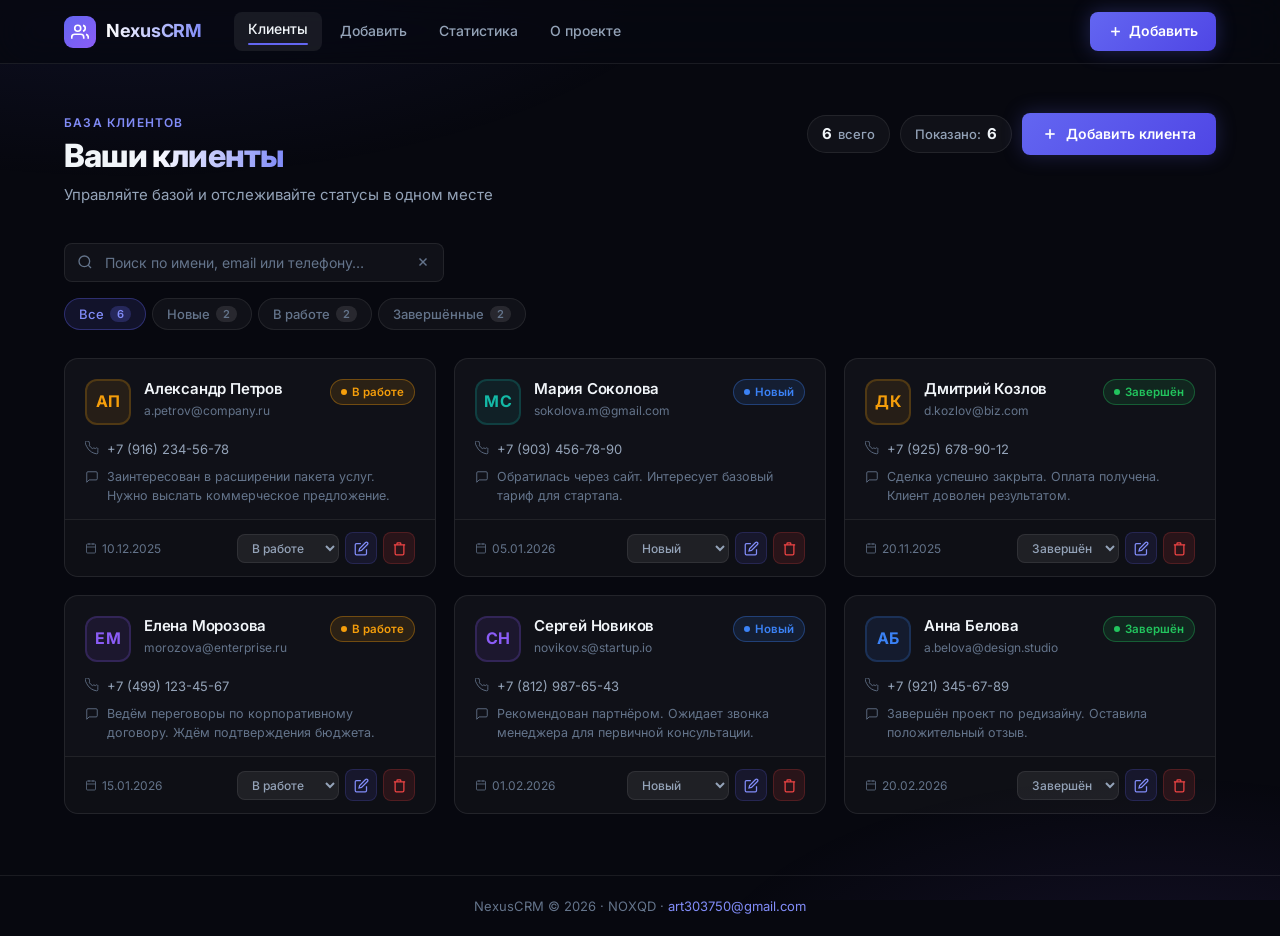
<file: index.html>
<!DOCTYPE html>
<html lang="ru">
<head>
  <meta charset="UTF-8" />
  <meta name="viewport" content="width=device-width, initial-scale=1.0" />
  <meta http-equiv="Cache-Control" content="no-cache, no-store, must-revalidate" />
  <meta http-equiv="Pragma" content="no-cache" />
  <title>NexusCRM — Клиенты</title>
  <link rel="preconnect" href="https://fonts.googleapis.com" />
  <link rel="preconnect" href="https://fonts.gstatic.com" crossorigin />
  <link rel="stylesheet" href="https://fonts.googleapis.com/css2?family=Inter:wght@300;400;500;600;700;800&display=swap" />
  <link rel="stylesheet" href="css/style.css?v=4" />
</head>
<body>
<div class="page-wrap">

  <!-- ── Navigation ── -->
  <header class="nav">
    <div class="nav-inner">
      <a href="index.html" class="nav-logo" aria-label="NexusCRM">
        <span class="logo-mark">
          <svg viewBox="0 0 24 24" fill="none" stroke="currentColor" stroke-width="2.2">
            <path d="M17 21v-2a4 4 0 00-4-4H5a4 4 0 00-4 4v2"/>
            <circle cx="9" cy="7" r="4"/>
            <path d="M23 21v-2a4 4 0 00-3-3.87"/>
            <path d="M16 3.13a4 4 0 010 7.75"/>
          </svg>
        </span>
        <span class="logo-text">NexusCRM</span>
      </a>

      <nav class="nav-links" role="navigation" aria-label="Основная навигация">
        <a href="index.html" class="nav-link">Клиенты</a>
        <a href="form.html" class="nav-link">Добавить</a>
        <a href="stats.html" class="nav-link">Статистика</a>
        <a href="about.html" class="nav-link">О проекте</a>
      </nav>

      <a href="form.html" class="nav-cta" aria-label="Добавить клиента">
        <svg viewBox="0 0 24 24" fill="none" stroke="currentColor" stroke-width="2.5">
          <line x1="12" y1="5" x2="12" y2="19"/><line x1="5" y1="12" x2="19" y2="12"/>
        </svg>
        Добавить
      </a>

      <button class="menu-toggle" id="menuToggle" aria-label="Открыть меню">
        <span></span><span></span><span></span>
      </button>
    </div>
  </header>

  <main class="page-content">

    <!-- ── Hero ── -->
    <section class="page-hero">
      <div class="container">
        <div class="hero-text">
          <span class="hero-eyebrow">База клиентов</span>
          <h1 class="hero-title">Ваши <span>клиенты</span></h1>
          <p class="hero-sub">Управляйте базой и отслеживайте статусы в одном месте</p>
        </div>
        <div class="hero-actions">
          <span class="badge-count">
            <strong id="totalCount">0</strong> всего
          </span>
          <span class="badge-count">
            Показано: <strong id="clientCount">0</strong>
          </span>
          <a href="form.html" class="btn btn-primary">
            <svg viewBox="0 0 24 24" fill="none" stroke="currentColor" stroke-width="2.5">
              <line x1="12" y1="5" x2="12" y2="19"/><line x1="5" y1="12" x2="19" y2="12"/>
            </svg>
            Добавить клиента
          </a>
        </div>
      </div>
    </section>

    <!-- ── Toolbar ── -->
    <section class="toolbar">
      <div class="container">
        <!-- Search -->
        <div class="search-wrap">
          <span class="search-icon">
            <svg viewBox="0 0 24 24" fill="none" stroke="currentColor" stroke-width="2">
              <circle cx="11" cy="11" r="8"/><line x1="21" y1="21" x2="16.65" y2="16.65"/>
            </svg>
          </span>
          <input
            type="text"
            id="searchInput"
            class="search-input"
            placeholder="Поиск по имени, email или телефону…"
            autocomplete="off"
          />
          <button class="search-clear" id="searchClear" title="Очистить поиск">
            <svg viewBox="0 0 24 24" fill="none" stroke="currentColor" stroke-width="2.5">
              <line x1="18" y1="6" x2="6" y2="18"/><line x1="6" y1="6" x2="18" y2="18"/>
            </svg>
          </button>
        </div>

        <!-- Filters -->
        <div class="filter-tabs" role="group" aria-label="Фильтр по статусу">
          <button class="filter-btn active" data-filter="all">
            Все <span class="filter-badge">0</span>
          </button>
          <button class="filter-btn" data-filter="new">
            Новые <span class="filter-badge">0</span>
          </button>
          <button class="filter-btn" data-filter="active">
            В работе <span class="filter-badge">0</span>
          </button>
          <button class="filter-btn" data-filter="completed">
            Завершённые <span class="filter-badge">0</span>
          </button>
        </div>
      </div>
    </section>

    <!-- ── Client Grid ── -->
    <section class="clients-section">
      <div class="container">
        <div class="clients-grid" id="clientsGrid">
          <!-- Rendered by main.js -->
        </div>
      </div>
    </section>

  </main>

  <footer class="page-footer">
    NexusCRM &copy; 2026 · NOXQD &middot; <a href="mailto:art303750@gmail.com" style="color:var(--accent-l)">art303750@gmail.com</a>
  </footer>

</div>
<!-- Bootstrap: seeds demo data BEFORE module loads, bypasses module caching -->
<script>
(function seedCRM() {
  var KEY = 'nexus_crm_clients';
  try {
    var raw = localStorage.getItem(KEY);
    var data = null;
    try { data = raw ? JSON.parse(raw) : null; } catch(e) { data = null; }
    if (!Array.isArray(data) || data.length === 0) {
      var defaults = [
        { id: '1700000001000', fullName: 'Александр Петров',  phone: '+7 (916) 234-56-78', email: 'a.petrov@company.ru',        status: 'active',    comment: 'Заинтересован в расширении пакета услуг. Нужно выслать коммерческое предложение.', createdAt: '2025-12-10T09:00:00.000Z' },
        { id: '1700000002000', fullName: 'Мария Соколова',    phone: '+7 (903) 456-78-90', email: 'sokolova.m@gmail.com',        status: 'new',       comment: 'Обратилась через сайт. Интересует базовый тариф для стартапа.',                    createdAt: '2026-01-05T14:30:00.000Z' },
        { id: '1700000003000', fullName: 'Дмитрий Козлов',    phone: '+7 (925) 678-90-12', email: 'd.kozlov@biz.com',            status: 'completed', comment: 'Сделка успешно закрыта. Оплата получена. Клиент доволен результатом.',              createdAt: '2025-11-20T11:00:00.000Z' },
        { id: '1700000004000', fullName: 'Елена Морозова',    phone: '+7 (499) 123-45-67', email: 'morozova@enterprise.ru',      status: 'active',    comment: 'Ведём переговоры по корпоративному договору. Ждём подтверждения бюджета.',         createdAt: '2026-01-15T10:00:00.000Z' },
        { id: '1700000005000', fullName: 'Сергей Новиков',    phone: '+7 (812) 987-65-43', email: 'novikov.s@startup.io',        status: 'new',       comment: 'Рекомендован партнёром. Ожидает звонка менеджера для первичной консультации.',    createdAt: '2026-02-01T16:00:00.000Z' },
        { id: '1700000006000', fullName: 'Анна Белова',       phone: '+7 (921) 345-67-89', email: 'a.belova@design.studio',      status: 'completed', comment: 'Завершён проект по редизайну. Оставила положительный отзыв.',                       createdAt: '2026-02-20T09:30:00.000Z' }
      ];
      localStorage.setItem(KEY, JSON.stringify(defaults));
      console.log('[CRM bootstrap] seeded', defaults.length, 'demo clients');
    } else {
      console.log('[CRM bootstrap] found', data.length, 'existing clients');
    }
  } catch(e) {
    console.error('[CRM bootstrap] failed:', e);
  }
})();
</script>
<script type="module" src="js/main.js?v=4"></script>
</body>
</html>
</file>
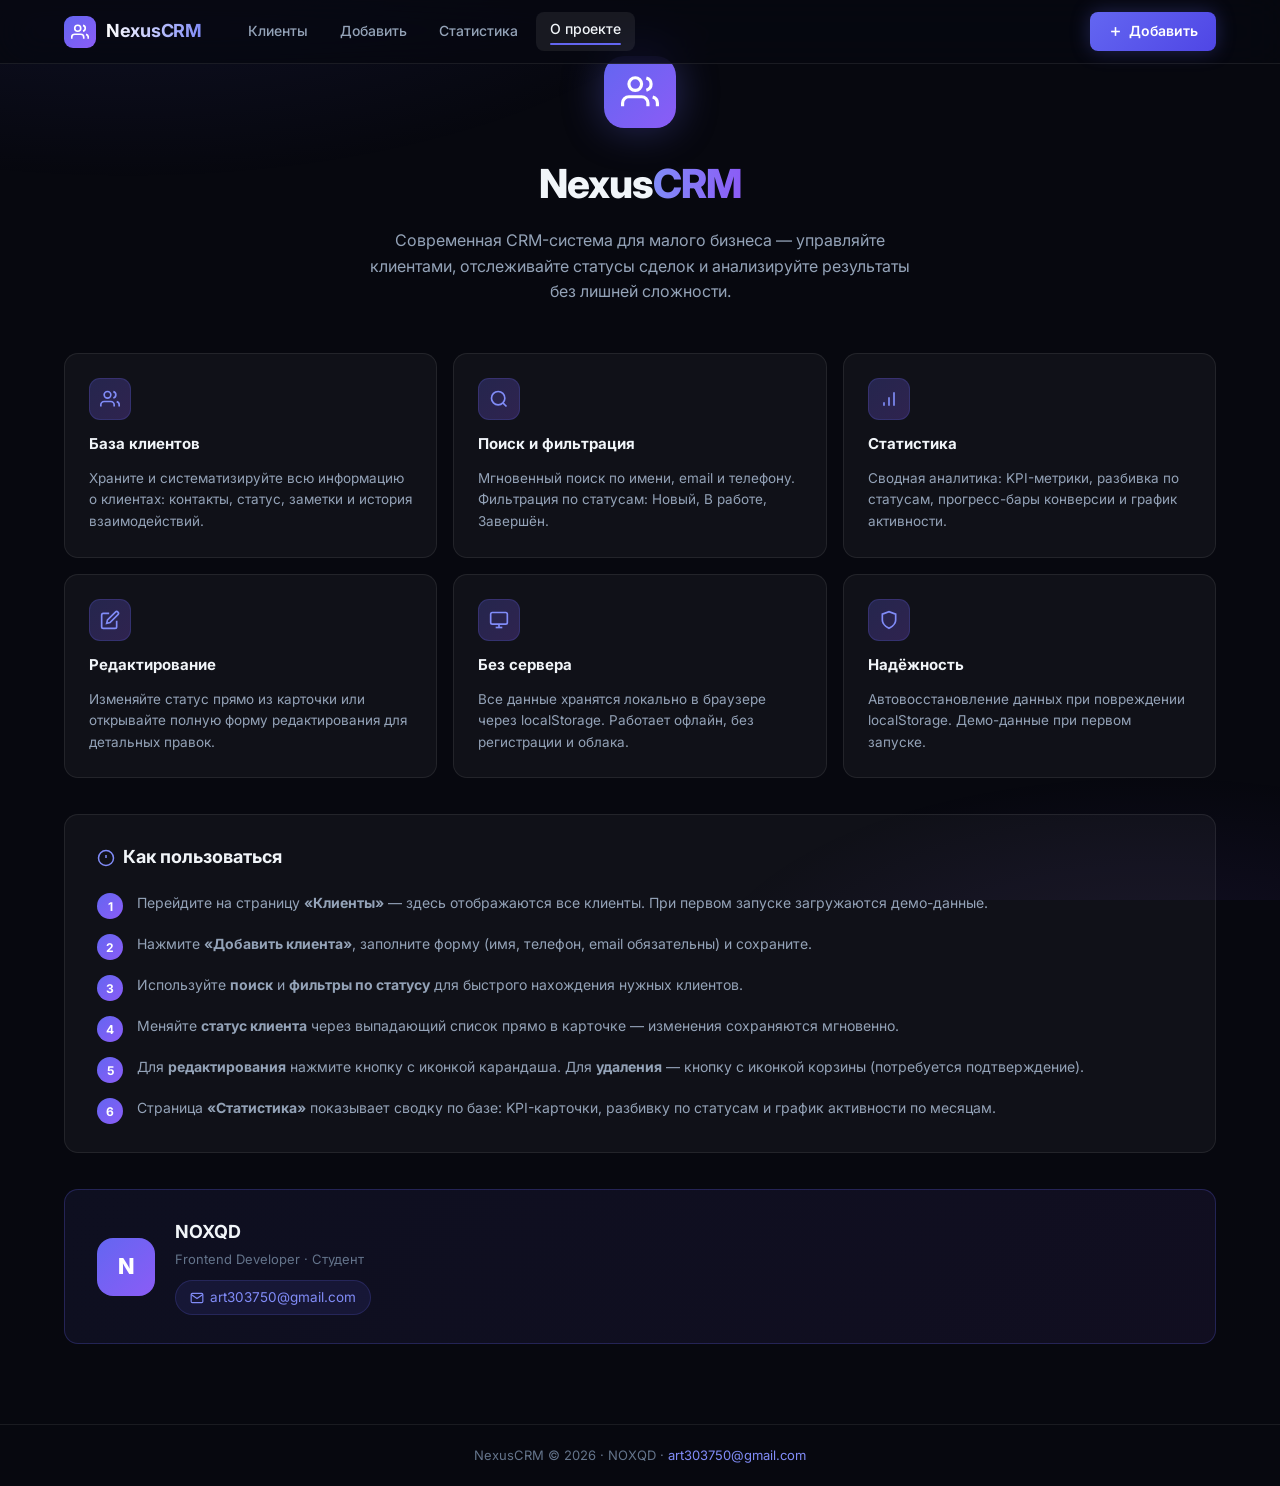
<file: about.html>
<!DOCTYPE html>
<html lang="ru">
<head>
  <meta charset="UTF-8" />
  <meta name="viewport" content="width=device-width, initial-scale=1.0" />
  <title>NexusCRM — О проекте</title>
  <link rel="preconnect" href="https://fonts.googleapis.com" />
  <link rel="preconnect" href="https://fonts.gstatic.com" crossorigin />
  <link rel="stylesheet" href="https://fonts.googleapis.com/css2?family=Inter:wght@300;400;500;600;700;800&display=swap" />
  <link rel="stylesheet" href="css/style.css?v=4" />
</head>
<body>
<div class="page-wrap">

  <!-- ── Navigation ── -->
  <header class="nav">
    <div class="nav-inner">
      <a href="index.html" class="nav-logo" aria-label="NexusCRM">
        <span class="logo-mark">
          <svg viewBox="0 0 24 24" fill="none" stroke="currentColor" stroke-width="2.2">
            <path d="M17 21v-2a4 4 0 00-4-4H5a4 4 0 00-4 4v2"/>
            <circle cx="9" cy="7" r="4"/>
            <path d="M23 21v-2a4 4 0 00-3-3.87"/>
            <path d="M16 3.13a4 4 0 010 7.75"/>
          </svg>
        </span>
        <span class="logo-text">NexusCRM</span>
      </a>

      <nav class="nav-links" role="navigation">
        <a href="index.html" class="nav-link">Клиенты</a>
        <a href="form.html" class="nav-link">Добавить</a>
        <a href="stats.html" class="nav-link">Статистика</a>
        <a href="about.html" class="nav-link">О проекте</a>
      </nav>

      <a href="form.html" class="nav-cta">
        <svg viewBox="0 0 24 24" fill="none" stroke="currentColor" stroke-width="2.5">
          <line x1="12" y1="5" x2="12" y2="19"/><line x1="5" y1="12" x2="19" y2="12"/>
        </svg>
        Добавить
      </a>

      <button class="menu-toggle" id="menuToggle" aria-label="Меню">
        <span></span><span></span><span></span>
      </button>
    </div>
  </header>

  <main class="page-content about-page">

    <!-- ── Hero ── -->
    <section class="about-hero">
      <div class="container">
        <div class="about-logo-icon">
          <svg viewBox="0 0 24 24" fill="none" stroke="currentColor" stroke-width="2">
            <path d="M17 21v-2a4 4 0 00-4-4H5a4 4 0 00-4 4v2"/>
            <circle cx="9" cy="7" r="4"/>
            <path d="M23 21v-2a4 4 0 00-3-3.87"/>
            <path d="M16 3.13a4 4 0 010 7.75"/>
          </svg>
        </div>
        <h1>Nexus<span>CRM</span></h1>
        <p>
          Современная CRM-система для малого бизнеса — управляйте клиентами,
          отслеживайте статусы сделок и анализируйте результаты без лишней сложности.
        </p>
      </div>
    </section>

    <div class="container">

      <!-- ── Feature Cards ── -->
      <div class="features-grid section-gap">

        <div class="feature-card" style="animation-delay:.05s">
          <div class="feature-icon">
            <svg viewBox="0 0 24 24" fill="none" stroke="currentColor" stroke-width="2">
              <path d="M17 21v-2a4 4 0 00-4-4H5a4 4 0 00-4 4v2"/>
              <circle cx="9" cy="7" r="4"/>
              <path d="M23 21v-2a4 4 0 00-3-3.87"/>
              <path d="M16 3.13a4 4 0 010 7.75"/>
            </svg>
          </div>
          <h3>База клиентов</h3>
          <p>Храните и систематизируйте всю информацию о клиентах: контакты, статус, заметки и история взаимодействий.</p>
        </div>

        <div class="feature-card" style="animation-delay:.1s">
          <div class="feature-icon">
            <svg viewBox="0 0 24 24" fill="none" stroke="currentColor" stroke-width="2">
              <circle cx="11" cy="11" r="8"/>
              <line x1="21" y1="21" x2="16.65" y2="16.65"/>
            </svg>
          </div>
          <h3>Поиск и фильтрация</h3>
          <p>Мгновенный поиск по имени, email и телефону. Фильтрация по статусам: Новый, В работе, Завершён.</p>
        </div>

        <div class="feature-card" style="animation-delay:.15s">
          <div class="feature-icon">
            <svg viewBox="0 0 24 24" fill="none" stroke="currentColor" stroke-width="2">
              <line x1="12" y1="20" x2="12" y2="10"/>
              <line x1="18" y1="20" x2="18" y2="4"/>
              <line x1="6" y1="20" x2="6" y2="16"/>
            </svg>
          </div>
          <h3>Статистика</h3>
          <p>Сводная аналитика: KPI-метрики, разбивка по статусам, прогресс-бары конверсии и график активности.</p>
        </div>

        <div class="feature-card" style="animation-delay:.2s">
          <div class="feature-icon">
            <svg viewBox="0 0 24 24" fill="none" stroke="currentColor" stroke-width="2">
              <path d="M11 4H4a2 2 0 00-2 2v14a2 2 0 002 2h14a2 2 0 002-2v-7"/>
              <path d="M18.5 2.5a2.121 2.121 0 013 3L12 15l-4 1 1-4 9.5-9.5z"/>
            </svg>
          </div>
          <h3>Редактирование</h3>
          <p>Изменяйте статус прямо из карточки или открывайте полную форму редактирования для детальных правок.</p>
        </div>

        <div class="feature-card" style="animation-delay:.25s">
          <div class="feature-icon">
            <svg viewBox="0 0 24 24" fill="none" stroke="currentColor" stroke-width="2">
              <rect x="2" y="3" width="20" height="14" rx="2"/>
              <line x1="8" y1="21" x2="16" y2="21"/>
              <line x1="12" y1="17" x2="12" y2="21"/>
            </svg>
          </div>
          <h3>Без сервера</h3>
          <p>Все данные хранятся локально в браузере через localStorage. Работает офлайн, без регистрации и облака.</p>
        </div>

        <div class="feature-card" style="animation-delay:.3s">
          <div class="feature-icon">
            <svg viewBox="0 0 24 24" fill="none" stroke="currentColor" stroke-width="2">
              <path d="M12 22s8-4 8-10V5l-8-3-8 3v7c0 6 8 10 8 10z"/>
            </svg>
          </div>
          <h3>Надёжность</h3>
          <p>Автовосстановление данных при повреждении localStorage. Демо-данные при первом запуске.</p>
        </div>

      </div>

      <!-- ── Instructions ── -->
      <div class="steps-card section-gap">
        <h2>
          <svg viewBox="0 0 24 24" fill="none" stroke="currentColor" stroke-width="2">
            <circle cx="12" cy="12" r="10"/>
            <line x1="12" y1="8" x2="12" y2="12"/>
            <line x1="12" y1="16" x2="12.01" y2="16"/>
          </svg>
          Как пользоваться
        </h2>
        <div class="steps-list">
          <div class="step-item">
            <span class="step-num">1</span>
            <span>Перейдите на страницу <strong>«Клиенты»</strong> — здесь отображаются все клиенты. При первом запуске загружаются демо-данные.</span>
          </div>
          <div class="step-item">
            <span class="step-num">2</span>
            <span>Нажмите <strong>«Добавить клиента»</strong>, заполните форму (имя, телефон, email обязательны) и сохраните.</span>
          </div>
          <div class="step-item">
            <span class="step-num">3</span>
            <span>Используйте <strong>поиск</strong> и <strong>фильтры по статусу</strong> для быстрого нахождения нужных клиентов.</span>
          </div>
          <div class="step-item">
            <span class="step-num">4</span>
            <span>Меняйте <strong>статус клиента</strong> через выпадающий список прямо в карточке — изменения сохраняются мгновенно.</span>
          </div>
          <div class="step-item">
            <span class="step-num">5</span>
            <span>Для <strong>редактирования</strong> нажмите кнопку с иконкой карандаша. Для <strong>удаления</strong> — кнопку с иконкой корзины (потребуется подтверждение).</span>
          </div>
          <div class="step-item">
            <span class="step-num">6</span>
            <span>Страница <strong>«Статистика»</strong> показывает сводку по базе: KPI-карточки, разбивку по статусам и график активности по месяцам.</span>
          </div>
        </div>
      </div>

      <!-- ── Author ── -->
      <div class="author-card">
        <div class="author-avatar">N</div>
        <div class="author-info">
          <div class="author-name">NOXQD</div>
          <div class="author-role">Frontend Developer · Студент</div>
          <a href="mailto:art303750@gmail.com" class="author-email">
            <svg viewBox="0 0 24 24" fill="none" stroke="currentColor" stroke-width="2">
              <path d="M4 4h16c1.1 0 2 .9 2 2v12c0 1.1-.9 2-2 2H4c-1.1 0-2-.9-2-2V6c0-1.1.9-2 2-2z"/>
              <polyline points="22,6 12,13 2,6"/>
            </svg>
            art303750@gmail.com
          </a>
        </div>
      </div>

    </div>
  </main>

  <footer class="page-footer">
    NexusCRM &copy; 2026 · NOXQD &middot; <a href="mailto:art303750@gmail.com" style="color:var(--accent-l)">art303750@gmail.com</a>
  </footer>

</div>
<script type="module">
  import { setActiveNav } from './js/utils.js?v=3';
  document.addEventListener('DOMContentLoaded', () => {
    setActiveNav();
    const toggle = document.getElementById('menuToggle');
    const navLinks = document.querySelector('.nav-links');
    if (toggle && navLinks) {
      toggle.addEventListener('click', () => {
        navLinks.classList.toggle('open');
        toggle.classList.toggle('open');
      });
    }
  });
</script>
</body>
</html>
</file>
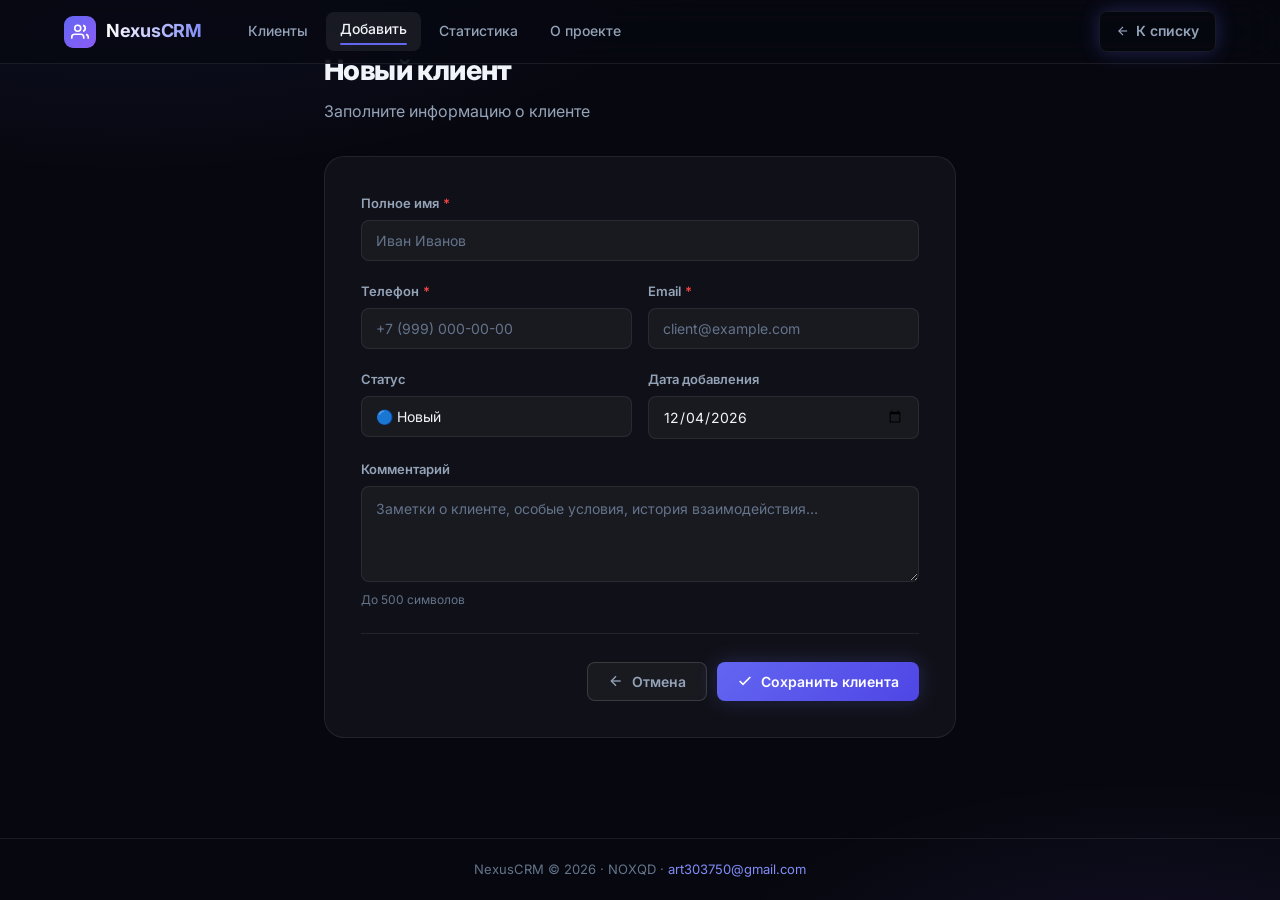
<file: form.html>
<!DOCTYPE html>
<html lang="ru">
<head>
  <meta charset="UTF-8" />
  <meta name="viewport" content="width=device-width, initial-scale=1.0" />
  <meta http-equiv="Cache-Control" content="no-cache, no-store, must-revalidate" />
  <meta http-equiv="Pragma" content="no-cache" />
  <title>NexusCRM — Добавить клиента</title>
  <link rel="preconnect" href="https://fonts.googleapis.com" />
  <link rel="preconnect" href="https://fonts.gstatic.com" crossorigin />
  <link rel="stylesheet" href="https://fonts.googleapis.com/css2?family=Inter:wght@300;400;500;600;700;800&display=swap" />
  <link rel="stylesheet" href="css/style.css?v=4" />
</head>
<body>
<div class="page-wrap">

  <!-- ── Navigation ── -->
  <header class="nav">
    <div class="nav-inner">
      <a href="index.html" class="nav-logo" aria-label="NexusCRM">
        <span class="logo-mark">
          <svg viewBox="0 0 24 24" fill="none" stroke="currentColor" stroke-width="2.2">
            <path d="M17 21v-2a4 4 0 00-4-4H5a4 4 0 00-4 4v2"/>
            <circle cx="9" cy="7" r="4"/>
            <path d="M23 21v-2a4 4 0 00-3-3.87"/>
            <path d="M16 3.13a4 4 0 010 7.75"/>
          </svg>
        </span>
        <span class="logo-text">NexusCRM</span>
      </a>

      <nav class="nav-links" role="navigation">
        <a href="index.html" class="nav-link">Клиенты</a>
        <a href="form.html" class="nav-link">Добавить</a>
        <a href="stats.html" class="nav-link">Статистика</a>
        <a href="about.html" class="nav-link">О проекте</a>
      </nav>

      <a href="index.html" class="nav-cta btn-ghost" style="padding:8px 16px;border-radius:8px;font-size:14px;font-weight:600;color:var(--txt2);border:1px solid var(--border);display:flex;align-items:center;gap:6px;transition:all .2s">
        <svg viewBox="0 0 24 24" fill="none" stroke="currentColor" stroke-width="2" style="width:14px;height:14px">
          <line x1="19" y1="12" x2="5" y2="12"/><polyline points="12 19 5 12 12 5"/>
        </svg>
        К списку
      </a>

      <button class="menu-toggle" id="menuToggle" aria-label="Меню">
        <span></span><span></span><span></span>
      </button>
    </div>
  </header>

  <main class="page-content form-page">
    <div class="container">

      <!-- ── Hero ── -->
      <div class="form-hero">
        <h1 id="pageTitle">Новый клиент</h1>
        <p id="pageSubtitle">Заполните информацию о клиенте</p>
      </div>

      <!-- ── Form Card ── -->
      <div class="form-card">
        <form id="clientForm" novalidate>

          <!-- Name -->
          <div class="field-group">
            <label class="field-label" for="fullName">
              Полное имя <span class="field-required">*</span>
            </label>
            <input
              type="text"
              id="fullName"
              class="field-input"
              placeholder="Иван Иванов"
              maxlength="120"
            />
          </div>

          <!-- Phone + Email -->
          <div class="field-row">
            <div class="field-group">
              <label class="field-label" for="phone">
                Телефон <span class="field-required">*</span>
              </label>
              <input
                type="tel"
                id="phone"
                class="field-input"
                placeholder="+7 (999) 000-00-00"
                maxlength="30"
              />
            </div>
            <div class="field-group">
              <label class="field-label" for="email">
                Email <span class="field-required">*</span>
              </label>
              <input
                type="email"
                id="email"
                class="field-input"
                placeholder="client@example.com"
                maxlength="120"
              />
            </div>
          </div>

          <!-- Status + Date -->
          <div class="field-row">
            <div class="field-group">
              <label class="field-label" for="status">Статус</label>
              <select id="status" class="field-select">
                <option value="new">🔵 Новый</option>
                <option value="active">🟡 В работе</option>
                <option value="completed">🟢 Завершён</option>
              </select>
            </div>
            <div class="field-group">
              <label class="field-label" for="createdAt">Дата добавления</label>
              <input
                type="date"
                id="createdAt"
                class="field-input"
              />
            </div>
          </div>

          <!-- Comment -->
          <div class="field-group">
            <label class="field-label" for="comment">Комментарий</label>
            <textarea
              id="comment"
              class="field-textarea"
              placeholder="Заметки о клиенте, особые условия, история взаимодействия…"
              maxlength="500"
            ></textarea>
            <span class="field-hint">До 500 символов</span>
          </div>

          <div class="form-divider"></div>

          <!-- Actions -->
          <div class="form-actions">
            <button type="button" id="cancelBtn" class="btn btn-secondary">
              <svg viewBox="0 0 24 24" fill="none" stroke="currentColor" stroke-width="2">
                <line x1="19" y1="12" x2="5" y2="12"/><polyline points="12 19 5 12 12 5"/>
              </svg>
              Отмена
            </button>
            <button type="submit" id="submitBtn" class="btn btn-primary">
              <svg viewBox="0 0 24 24" fill="none" stroke="currentColor" stroke-width="2.5">
                <polyline points="20 6 9 17 4 12"/>
              </svg>
              Сохранить клиента
            </button>
          </div>

        </form>
      </div>

    </div>
  </main>

  <footer class="page-footer">
    NexusCRM &copy; 2026 · NOXQD &middot; <a href="mailto:art303750@gmail.com" style="color:var(--accent-l)">art303750@gmail.com</a>
  </footer>

</div>
<script type="module" src="js/form.js?v=4"></script>
</body>
</html>
</file>
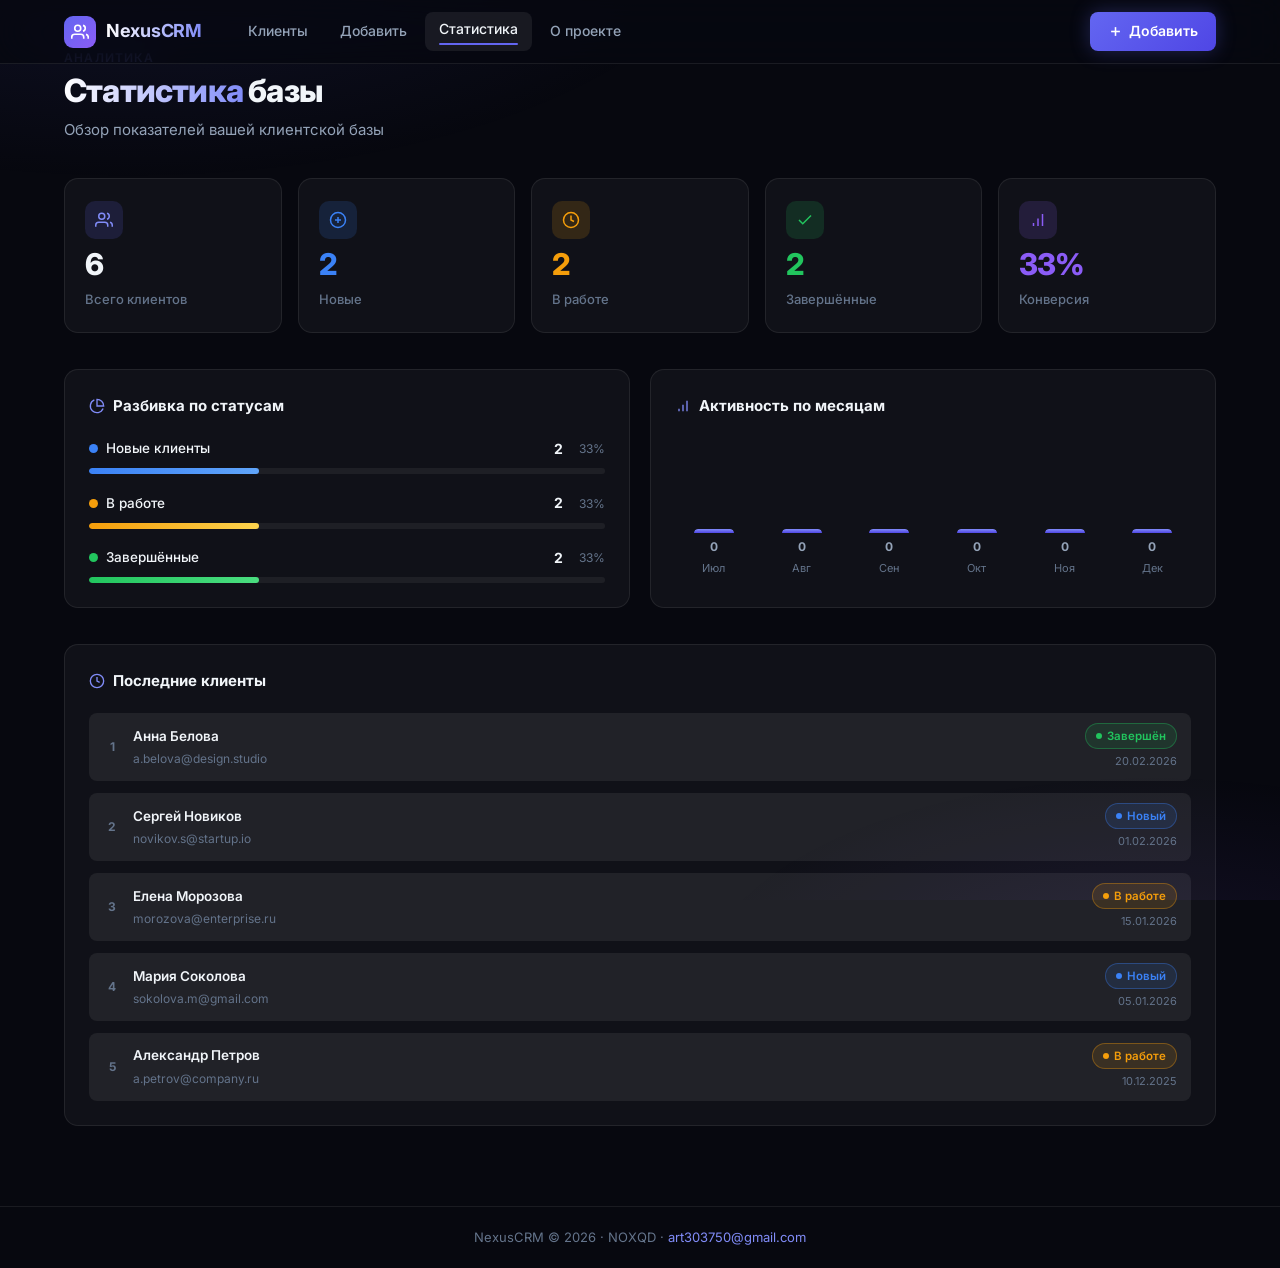
<file: stats.html>
<!DOCTYPE html>
<html lang="ru">
<head>
  <meta charset="UTF-8" />
  <meta name="viewport" content="width=device-width, initial-scale=1.0" />
  <title>NexusCRM — Статистика</title>
  <link rel="preconnect" href="https://fonts.googleapis.com" />
  <link rel="preconnect" href="https://fonts.gstatic.com" crossorigin />
  <link rel="stylesheet" href="https://fonts.googleapis.com/css2?family=Inter:wght@300;400;500;600;700;800&display=swap" />
  <link rel="stylesheet" href="css/style.css?v=4" />
</head>
<body>
<div class="page-wrap">

  <!-- ── Navigation ── -->
  <header class="nav">
    <div class="nav-inner">
      <a href="index.html" class="nav-logo" aria-label="NexusCRM">
        <span class="logo-mark">
          <svg viewBox="0 0 24 24" fill="none" stroke="currentColor" stroke-width="2.2">
            <path d="M17 21v-2a4 4 0 00-4-4H5a4 4 0 00-4 4v2"/>
            <circle cx="9" cy="7" r="4"/>
            <path d="M23 21v-2a4 4 0 00-3-3.87"/>
            <path d="M16 3.13a4 4 0 010 7.75"/>
          </svg>
        </span>
        <span class="logo-text">NexusCRM</span>
      </a>

      <nav class="nav-links" role="navigation">
        <a href="index.html" class="nav-link">Клиенты</a>
        <a href="form.html" class="nav-link">Добавить</a>
        <a href="stats.html" class="nav-link">Статистика</a>
        <a href="about.html" class="nav-link">О проекте</a>
      </nav>

      <a href="form.html" class="nav-cta">
        <svg viewBox="0 0 24 24" fill="none" stroke="currentColor" stroke-width="2.5">
          <line x1="12" y1="5" x2="12" y2="19"/><line x1="5" y1="12" x2="19" y2="12"/>
        </svg>
        Добавить
      </a>

      <button class="menu-toggle" id="menuToggle" aria-label="Меню">
        <span></span><span></span><span></span>
      </button>
    </div>
  </header>

  <main class="page-content stats-page">

    <!-- ── Hero ── -->
    <section class="page-hero">
      <div class="container">
        <div class="hero-text">
          <span class="hero-eyebrow">Аналитика</span>
          <h1 class="hero-title"><span>Статистика</span> базы</h1>
          <p class="hero-sub">Обзор показателей вашей клиентской базы</p>
        </div>
      </div>
    </section>

    <div class="container">

      <!-- ── KPI Cards ── -->
      <div class="kpi-grid section-gap">

        <div class="kpi-card" style="animation-delay:.05s">
          <div class="kpi-icon kpi-icon-total">
            <svg viewBox="0 0 24 24" fill="none" stroke="currentColor" stroke-width="2">
              <path d="M17 21v-2a4 4 0 00-4-4H5a4 4 0 00-4 4v2"/>
              <circle cx="9" cy="7" r="4"/>
              <path d="M23 21v-2a4 4 0 00-3-3.87"/>
              <path d="M16 3.13a4 4 0 010 7.75"/>
            </svg>
          </div>
          <div class="kpi-value" id="statTotal">0</div>
          <div class="kpi-label">Всего клиентов</div>
        </div>

        <div class="kpi-card" style="animation-delay:.1s">
          <div class="kpi-icon kpi-icon-new">
            <svg viewBox="0 0 24 24" fill="none" stroke="currentColor" stroke-width="2">
              <circle cx="12" cy="12" r="10"/>
              <line x1="12" y1="8" x2="12" y2="16"/>
              <line x1="8" y1="12" x2="16" y2="12"/>
            </svg>
          </div>
          <div class="kpi-value" style="color:var(--new)" id="statNew">0</div>
          <div class="kpi-label">Новые</div>
        </div>

        <div class="kpi-card" style="animation-delay:.15s">
          <div class="kpi-icon kpi-icon-active">
            <svg viewBox="0 0 24 24" fill="none" stroke="currentColor" stroke-width="2">
              <circle cx="12" cy="12" r="10"/>
              <polyline points="12 6 12 12 16 14"/>
            </svg>
          </div>
          <div class="kpi-value" style="color:var(--active)" id="statActive">0</div>
          <div class="kpi-label">В работе</div>
        </div>

        <div class="kpi-card" style="animation-delay:.2s">
          <div class="kpi-icon kpi-icon-done">
            <svg viewBox="0 0 24 24" fill="none" stroke="currentColor" stroke-width="2">
              <polyline points="20 6 9 17 4 12"/>
            </svg>
          </div>
          <div class="kpi-value" style="color:var(--done)" id="statCompleted">0</div>
          <div class="kpi-label">Завершённые</div>
        </div>

        <div class="kpi-card" style="animation-delay:.25s">
          <div class="kpi-icon kpi-icon-conv">
            <svg viewBox="0 0 24 24" fill="none" stroke="currentColor" stroke-width="2">
              <line x1="12" y1="20" x2="12" y2="10"/>
              <line x1="18" y1="20" x2="18" y2="4"/>
              <line x1="6" y1="20" x2="6" y2="16"/>
            </svg>
          </div>
          <div class="kpi-value" style="color:var(--purple)" id="statConversion">0%</div>
          <div class="kpi-label">Конверсия</div>
        </div>

      </div>

      <!-- ── Main grid ── -->
      <div class="stats-grid section-gap">

        <!-- Status breakdown -->
        <div class="stats-card" style="animation-delay:.1s">
          <h2 class="stats-card-title">
            <svg viewBox="0 0 24 24" fill="none" stroke="currentColor" stroke-width="2">
              <path d="M21.21 15.89A10 10 0 118 2.83"/>
              <path d="M22 12A10 10 0 0012 2v10z"/>
            </svg>
            Разбивка по статусам
          </h2>
          <div class="breakdown-list" id="statusBreakdown">
            <!-- Rendered by stats.js -->
          </div>
        </div>

        <!-- Monthly bar chart -->
        <div class="stats-card" style="animation-delay:.15s">
          <h2 class="stats-card-title">
            <svg viewBox="0 0 24 24" fill="none" stroke="currentColor" stroke-width="2">
              <line x1="12" y1="20" x2="12" y2="10"/>
              <line x1="18" y1="20" x2="18" y2="4"/>
              <line x1="6" y1="20" x2="6" y2="16"/>
            </svg>
            Активность по месяцам
          </h2>
          <div class="bar-chart" id="monthlyActivity">
            <!-- Rendered by stats.js -->
          </div>
        </div>

      </div>

      <!-- ── Recent ── -->
      <div class="stats-card" style="animation-delay:.2s">
        <h2 class="stats-card-title">
          <svg viewBox="0 0 24 24" fill="none" stroke="currentColor" stroke-width="2">
            <circle cx="12" cy="12" r="10"/>
            <polyline points="12 6 12 12 16 14"/>
          </svg>
          Последние клиенты
        </h2>
        <div class="recent-list" id="recentClients">
          <!-- Rendered by stats.js -->
        </div>
      </div>

    </div>
  </main>

  <footer class="page-footer">
    NexusCRM &copy; 2026 · NOXQD &middot; <a href="mailto:art303750@gmail.com" style="color:var(--accent-l)">art303750@gmail.com</a>
  </footer>

</div>
<script type="module" src="js/stats.js?v=4"></script>
</body>
</html>
</file>
<file: css/style.css>
/* ============================================================
   NexusCRM — Main Stylesheet
   Dark SaaS design · Inter font · CSS custom properties
   ============================================================ */

/* ── Variables ── */
:root {
  --bg:         #07080f;
  --bg2:        #0c0d18;
  --bg3:        #111224;
  --surface:    rgba(255,255,255,0.04);
  --surface2:   rgba(255,255,255,0.07);
  --border:     rgba(255,255,255,0.08);
  --border2:    rgba(255,255,255,0.14);

  --accent:     #6366f1;
  --accent-l:   #818cf8;
  --accent-d:   #4f46e5;
  --accent-g:   rgba(99,102,241,0.25);

  --purple:     #8b5cf6;
  --purple-g:   rgba(139,92,246,0.25);

  --new:        #3b82f6;
  --new-bg:     rgba(59,130,246,0.12);
  --new-bd:     rgba(59,130,246,0.35);

  --active:     #f59e0b;
  --active-bg:  rgba(245,158,11,0.12);
  --active-bd:  rgba(245,158,11,0.35);

  --done:       #22c55e;
  --done-bg:    rgba(34,197,94,0.12);
  --done-bd:    rgba(34,197,94,0.35);

  --danger:     #ef4444;
  --danger-bg:  rgba(239,68,68,0.12);

  --txt:        #f1f5f9;
  --txt2:       #94a3b8;
  --txt3:       #64748b;

  --r:    14px;
  --r-sm: 8px;
  --r-lg: 20px;

  --shadow: 0 8px 32px rgba(0,0,0,0.45);
  --shadow-sm: 0 2px 12px rgba(0,0,0,0.3);
  --glow: 0 0 28px rgba(99,102,241,0.22);

  --ease: cubic-bezier(.4,0,.2,1);
  --dur: .22s;

  --nav-h: 64px;
  --font: 'Inter', system-ui, -apple-system, sans-serif;
}

/* ── Reset ── */
*, *::before, *::after { box-sizing: border-box; margin: 0; padding: 0; }
html { scroll-behavior: smooth; }
body {
  font-family: var(--font);
  background: var(--bg);
  color: var(--txt);
  min-height: 100vh;
  line-height: 1.6;
  -webkit-font-smoothing: antialiased;
}
img, svg { display: block; }
a { color: inherit; text-decoration: none; }
button { cursor: pointer; font-family: inherit; border: none; background: none; }
input, select, textarea { font-family: inherit; }
ul { list-style: none; }

/* ── Background decoration ── */
body::before {
  content: '';
  position: fixed;
  inset: 0;
  background:
    radial-gradient(ellipse 80% 50% at 10% -10%, rgba(99,102,241,0.12) 0%, transparent 60%),
    radial-gradient(ellipse 60% 40% at 90% 110%, rgba(139,92,246,0.10) 0%, transparent 60%);
  pointer-events: none;
  z-index: 0;
}

/* ── Layout shell ── */
.page-wrap {
  position: relative;
  z-index: 1;
  min-height: 100vh;
  display: flex;
  flex-direction: column;
}
main { flex: 1; }

/* ============================================================
   NAV
   ============================================================ */
.nav {
  position: fixed;
  top: 0; left: 0; right: 0;
  height: var(--nav-h);
  z-index: 100;
  background: rgba(7,8,15,0.82);
  backdrop-filter: blur(20px) saturate(180%);
  -webkit-backdrop-filter: blur(20px) saturate(180%);
  border-bottom: 1px solid var(--border);
}

.nav-inner {
  max-width: 1200px;
  margin: 0 auto;
  padding: 0 24px;
  height: 100%;
  display: flex;
  align-items: center;
  gap: 32px;
}

/* Logo */
.nav-logo {
  display: flex;
  align-items: center;
  gap: 10px;
  font-weight: 700;
  font-size: 18px;
  letter-spacing: -0.3px;
  flex-shrink: 0;
}
.logo-mark {
  width: 32px; height: 32px;
  background: linear-gradient(135deg, var(--accent), var(--purple));
  border-radius: 9px;
  display: flex;
  align-items: center;
  justify-content: center;
}
.logo-mark svg { width: 18px; height: 18px; color: #fff; }
.logo-text { background: linear-gradient(90deg, #fff 0%, var(--accent-l) 100%); -webkit-background-clip: text; -webkit-text-fill-color: transparent; background-clip: text; }

/* Links */
.nav-links {
  display: flex;
  align-items: center;
  gap: 4px;
  flex: 1;
}
.nav-link {
  padding: 6px 14px;
  border-radius: var(--r-sm);
  font-size: 14px;
  font-weight: 500;
  color: var(--txt2);
  transition: color var(--dur) var(--ease), background var(--dur) var(--ease);
}
.nav-link:hover { color: var(--txt); background: var(--surface2); }
.nav-link.active { color: var(--txt); background: var(--surface2); }
.nav-link.active::after {
  content: '';
  display: block;
  height: 2px;
  border-radius: 1px;
  background: var(--accent);
  margin-top: 2px;
}

/* CTA in nav */
.nav-cta {
  margin-left: auto;
  flex-shrink: 0;
  padding: 8px 18px;
  border-radius: var(--r-sm);
  background: linear-gradient(135deg, var(--accent), var(--accent-d));
  color: #fff;
  font-size: 14px;
  font-weight: 600;
  display: flex;
  align-items: center;
  gap: 6px;
  transition: opacity var(--dur) var(--ease), transform var(--dur) var(--ease), box-shadow var(--dur) var(--ease);
  box-shadow: 0 0 20px rgba(99,102,241,0.3);
}
.nav-cta:hover { opacity: 0.9; transform: translateY(-1px); box-shadow: var(--glow); }
.nav-cta svg { width: 15px; height: 15px; }

/* Mobile hamburger */
.menu-toggle {
  display: none;
  flex-direction: column;
  gap: 5px;
  padding: 6px;
  margin-left: auto;
  border-radius: var(--r-sm);
  transition: background var(--dur) var(--ease);
}
.menu-toggle:hover { background: var(--surface2); }
.menu-toggle span {
  display: block;
  width: 22px; height: 2px;
  background: var(--txt2);
  border-radius: 2px;
  transition: all var(--dur) var(--ease);
}
.menu-toggle.open span:nth-child(1) { transform: translateY(7px) rotate(45deg); }
.menu-toggle.open span:nth-child(2) { opacity: 0; transform: scaleX(0); }
.menu-toggle.open span:nth-child(3) { transform: translateY(-7px) rotate(-45deg); }

/* ============================================================
   PAGE OFFSET
   ============================================================ */
.page-content { padding-top: calc(var(--nav-h) + 1px); }

/* ============================================================
   COMMON CONTAINERS
   ============================================================ */
.container {
  max-width: 1200px;
  margin: 0 auto;
  padding: 0 24px;
}

/* ============================================================
   PAGE HERO
   ============================================================ */
.page-hero {
  padding: 48px 0 36px;
}
.page-hero .container { display: flex; align-items: flex-start; justify-content: space-between; gap: 16px; flex-wrap: wrap; }
.hero-text { display: flex; flex-direction: column; gap: 6px; }
.hero-eyebrow {
  font-size: 12px;
  font-weight: 600;
  letter-spacing: 1.2px;
  text-transform: uppercase;
  color: var(--accent-l);
}
.hero-title {
  font-size: 32px;
  font-weight: 800;
  letter-spacing: -0.8px;
  line-height: 1.15;
}
.hero-title span { background: linear-gradient(90deg, #fff 0%, var(--accent-l) 100%); -webkit-background-clip: text; -webkit-text-fill-color: transparent; background-clip: text; }
.hero-sub { font-size: 15px; color: var(--txt2); margin-top: 2px; }
.hero-actions { display: flex; gap: 10px; align-items: center; }
.badge-count {
  display: inline-flex;
  align-items: center;
  gap: 6px;
  background: var(--surface);
  border: 1px solid var(--border);
  border-radius: 100px;
  padding: 6px 14px;
  font-size: 13px;
  font-weight: 500;
  color: var(--txt2);
}
.badge-count strong { color: var(--txt); font-size: 15px; }

/* ============================================================
   BUTTONS
   ============================================================ */
.btn {
  display: inline-flex;
  align-items: center;
  gap: 8px;
  padding: 10px 20px;
  border-radius: var(--r-sm);
  font-size: 14px;
  font-weight: 600;
  transition: all var(--dur) var(--ease);
  cursor: pointer;
  border: none;
  white-space: nowrap;
}
.btn svg { width: 16px; height: 16px; }
.btn-primary {
  background: linear-gradient(135deg, var(--accent), var(--accent-d));
  color: #fff;
  box-shadow: 0 0 20px rgba(99,102,241,0.25);
}
.btn-primary:hover { transform: translateY(-1px); box-shadow: var(--glow); opacity: 0.92; }
.btn-primary:active { transform: translateY(0); }

.btn-secondary {
  background: var(--surface);
  border: 1px solid var(--border2);
  color: var(--txt2);
}
.btn-secondary:hover { background: var(--surface2); color: var(--txt); border-color: var(--border2); }

.btn-ghost {
  background: transparent;
  border: 1px solid var(--border);
  color: var(--txt3);
}
.btn-ghost:hover { background: var(--surface); color: var(--txt2); }

.btn-danger {
  background: var(--danger-bg);
  border: 1px solid rgba(239,68,68,0.25);
  color: var(--danger);
}
.btn-danger:hover { background: rgba(239,68,68,0.2); }

/* Icon buttons */
.btn-icon {
  width: 32px; height: 32px;
  display: inline-flex;
  align-items: center;
  justify-content: center;
  border-radius: var(--r-sm);
  transition: all var(--dur) var(--ease);
  flex-shrink: 0;
}
.btn-icon svg { width: 15px; height: 15px; }
.btn-edit { background: rgba(99,102,241,0.1); color: var(--accent-l); border: 1px solid rgba(99,102,241,0.2); }
.btn-edit:hover { background: rgba(99,102,241,0.2); box-shadow: 0 0 14px rgba(99,102,241,0.25); }
.btn-delete { background: var(--danger-bg); color: var(--danger); border: 1px solid rgba(239,68,68,0.2); }
.btn-delete:hover { background: rgba(239,68,68,0.22); box-shadow: 0 0 14px rgba(239,68,68,0.2); }

/* ============================================================
   TOOLBAR (search + filters)
   ============================================================ */
.toolbar {
  padding: 0 0 28px;
}
.toolbar .container {
  display: flex;
  flex-direction: column;
  gap: 16px;
}

/* Search */
.search-wrap {
  position: relative;
  max-width: 380px;
}
.search-icon {
  position: absolute;
  left: 13px;
  top: 50%;
  transform: translateY(-50%);
  color: var(--txt3);
  pointer-events: none;
}
.search-icon svg { width: 16px; height: 16px; }
.search-input {
  width: 100%;
  padding: 10px 38px 10px 40px;
  background: var(--surface);
  border: 1px solid var(--border);
  border-radius: var(--r-sm);
  color: var(--txt);
  font-size: 14px;
  outline: none;
  transition: border-color var(--dur) var(--ease), box-shadow var(--dur) var(--ease);
}
.search-input::placeholder { color: var(--txt3); }
.search-input:focus { border-color: var(--accent); box-shadow: 0 0 0 3px rgba(99,102,241,0.15); }
.search-clear {
  position: absolute;
  right: 10px;
  top: 50%;
  transform: translateY(-50%);
  color: var(--txt3);
  padding: 4px;
  border-radius: 4px;
  transition: color var(--dur) var(--ease);
}
.search-clear svg { width: 14px; height: 14px; }
.search-clear:hover { color: var(--txt2); }

/* Filters */
.filter-tabs {
  display: flex;
  align-items: center;
  gap: 6px;
  flex-wrap: wrap;
}
.filter-btn {
  display: inline-flex;
  align-items: center;
  gap: 6px;
  padding: 7px 14px;
  border-radius: 100px;
  font-size: 13px;
  font-weight: 500;
  color: var(--txt3);
  background: var(--surface);
  border: 1px solid var(--border);
  transition: all var(--dur) var(--ease);
  cursor: pointer;
}
.filter-btn:hover { color: var(--txt2); background: var(--surface2); border-color: var(--border2); }
.filter-btn.active {
  color: var(--accent-l);
  background: rgba(99,102,241,0.12);
  border-color: rgba(99,102,241,0.35);
}
.filter-badge {
  background: rgba(255,255,255,0.1);
  border-radius: 100px;
  padding: 1px 7px;
  font-size: 11px;
  font-weight: 600;
}
.filter-btn.active .filter-badge { background: rgba(99,102,241,0.25); }

/* ============================================================
   CLIENT GRID
   ============================================================ */
.clients-section { padding-bottom: 60px; }

.clients-grid {
  display: grid;
  grid-template-columns: repeat(auto-fill, minmax(340px, 1fr));
  gap: 18px;
}

/* ── Client Card ── */
.client-card {
  background: var(--surface);
  border: 1px solid var(--border);
  border-radius: var(--r);
  overflow: hidden;
  display: flex;
  flex-direction: column;
  animation: cardIn .4s var(--ease) both;
  transition: transform var(--dur) var(--ease), box-shadow var(--dur) var(--ease), border-color var(--dur) var(--ease);
}
.client-card:hover {
  transform: translateY(-4px);
  box-shadow: var(--shadow), var(--glow);
  border-color: rgba(99,102,241,0.3);
}
.client-card.card-removing {
  animation: cardOut .32s var(--ease) forwards;
}

.card-header {
  display: flex;
  align-items: flex-start;
  gap: 13px;
  padding: 20px 20px 14px;
}
.client-avatar {
  width: 46px; height: 46px;
  border-radius: 12px;
  display: flex;
  align-items: center;
  justify-content: center;
  font-weight: 700;
  font-size: 16px;
  flex-shrink: 0;
  letter-spacing: 0.5px;
}
.client-meta { flex: 1; min-width: 0; }
.client-name {
  font-size: 15px;
  font-weight: 600;
  letter-spacing: -0.2px;
  white-space: nowrap;
  overflow: hidden;
  text-overflow: ellipsis;
  line-height: 1.3;
}
.client-email {
  font-size: 12px;
  color: var(--txt3);
  display: block;
  white-space: nowrap;
  overflow: hidden;
  text-overflow: ellipsis;
  margin-top: 2px;
  transition: color var(--dur) var(--ease);
}
.client-email:hover { color: var(--accent-l); }

.card-body {
  padding: 0 20px 14px;
  display: flex;
  flex-direction: column;
  gap: 8px;
  flex: 1;
}
.detail-row {
  display: flex;
  align-items: flex-start;
  gap: 8px;
  font-size: 13px;
  color: var(--txt2);
}
.detail-icon {
  width: 14px; height: 14px;
  flex-shrink: 0;
  color: var(--txt3);
  margin-top: 2px;
}
.detail-comment .comment-text {
  display: -webkit-box;
  -webkit-line-clamp: 2;
  -webkit-box-orient: vertical;
  overflow: hidden;
  color: var(--txt3);
  font-size: 12.5px;
  line-height: 1.5;
}

.card-footer {
  display: flex;
  align-items: center;
  justify-content: space-between;
  gap: 10px;
  padding: 12px 20px;
  border-top: 1px solid var(--border);
  background: rgba(0,0,0,0.15);
  flex-wrap: wrap;
}
.card-date {
  display: flex;
  align-items: center;
  gap: 5px;
  font-size: 12px;
  color: var(--txt3);
}
.card-date svg { width: 12px; height: 12px; }
.card-actions {
  display: flex;
  align-items: center;
  gap: 6px;
}

/* Status select */
.status-select {
  padding: 5px 10px;
  background: var(--surface2);
  border: 1px solid var(--border);
  border-radius: var(--r-sm);
  color: var(--txt2);
  font-size: 12px;
  font-weight: 500;
  outline: none;
  cursor: pointer;
  transition: border-color var(--dur) var(--ease);
}
.status-select:focus { border-color: var(--accent); }
.status-select option { background: var(--bg2); }

/* ============================================================
   STATUS BADGES
   ============================================================ */
.status-badge {
  display: inline-flex;
  align-items: center;
  gap: 5px;
  padding: 3px 10px;
  border-radius: 100px;
  font-size: 11.5px;
  font-weight: 600;
  white-space: nowrap;
  border: 1px solid;
  flex-shrink: 0;
}
.status-badge::before {
  content: '';
  width: 6px; height: 6px;
  border-radius: 50%;
  flex-shrink: 0;
}

.status-new       { background: var(--new-bg);    border-color: var(--new-bd);    color: var(--new); }
.status-new::before { background: var(--new); }
.status-active    { background: var(--active-bg); border-color: var(--active-bd); color: var(--active); }
.status-active::before { background: var(--active); }
.status-completed { background: var(--done-bg);   border-color: var(--done-bd);   color: var(--done); }
.status-completed::before { background: var(--done); }

/* ============================================================
   EMPTY STATE
   ============================================================ */
.empty-state {
  grid-column: 1 / -1;
  display: flex;
  flex-direction: column;
  align-items: center;
  justify-content: center;
  padding: 80px 24px;
  gap: 16px;
  text-align: center;
  animation: fadeUp .4s var(--ease) both;
}
.empty-illustration svg {
  width: 80px; height: 80px;
  opacity: 0.6;
  margin-bottom: 4px;
}
.empty-title {
  font-size: 20px;
  font-weight: 700;
  letter-spacing: -0.3px;
}
.empty-text {
  font-size: 14px;
  color: var(--txt2);
  max-width: 340px;
  line-height: 1.6;
}

/* ============================================================
   FORM PAGE
   ============================================================ */
.form-page { padding: 48px 0 80px; }
.form-page .container { max-width: 680px; }

.form-hero { margin-bottom: 32px; }
.form-hero h1 {
  font-size: 28px;
  font-weight: 800;
  letter-spacing: -0.6px;
}
.form-hero p { color: var(--txt2); margin-top: 6px; }

.form-card {
  background: var(--surface);
  border: 1px solid var(--border);
  border-radius: var(--r-lg);
  padding: 36px;
  animation: fadeUp .35s var(--ease) both;
}

/* Field groups */
.field-group {
  display: flex;
  flex-direction: column;
  gap: 6px;
  margin-bottom: 20px;
}
.field-row {
  display: grid;
  grid-template-columns: 1fr 1fr;
  gap: 16px;
}
.field-label {
  font-size: 13px;
  font-weight: 600;
  color: var(--txt2);
  display: flex;
  align-items: center;
  gap: 4px;
}
.field-required { color: var(--danger); }
.field-input, .field-select, .field-textarea {
  width: 100%;
  padding: 11px 14px;
  background: rgba(255,255,255,0.04);
  border: 1px solid var(--border);
  border-radius: var(--r-sm);
  color: var(--txt);
  font-size: 14px;
  outline: none;
  transition: border-color var(--dur) var(--ease), box-shadow var(--dur) var(--ease), background var(--dur) var(--ease);
}
.field-input::placeholder, .field-textarea::placeholder { color: var(--txt3); }
.field-input:focus, .field-select:focus, .field-textarea:focus {
  border-color: var(--accent);
  background: rgba(99,102,241,0.06);
  box-shadow: 0 0 0 3px rgba(99,102,241,0.15);
}
.field-input.field-error, .field-select.field-error, .field-textarea.field-error {
  border-color: var(--danger);
  background: var(--danger-bg);
  box-shadow: 0 0 0 3px rgba(239,68,68,0.1);
}
.field-select { cursor: pointer; appearance: none; }
.field-select option { background: var(--bg2); }
.field-textarea { resize: vertical; min-height: 96px; line-height: 1.6; }

.field-hint {
  font-size: 12px;
  color: var(--txt3);
  margin-top: 2px;
}

/* Form divider */
.form-divider {
  height: 1px;
  background: var(--border);
  margin: 24px 0;
}

/* Form actions */
.form-actions {
  display: flex;
  justify-content: flex-end;
  gap: 10px;
  margin-top: 28px;
  flex-wrap: wrap;
}

/* ============================================================
   STATS PAGE
   ============================================================ */
.stats-page { padding: 0 0 80px; }

/* KPI grid */
.kpi-grid {
  display: grid;
  grid-template-columns: repeat(auto-fill, minmax(180px, 1fr));
  gap: 16px;
  margin-bottom: 36px;
}
.kpi-card {
  background: var(--surface);
  border: 1px solid var(--border);
  border-radius: var(--r);
  padding: 22px 20px;
  display: flex;
  flex-direction: column;
  gap: 10px;
  animation: fadeUp .35s var(--ease) both;
  transition: transform var(--dur) var(--ease), box-shadow var(--dur) var(--ease);
}
.kpi-card:hover { transform: translateY(-3px); box-shadow: var(--shadow-sm); }
.kpi-icon {
  width: 38px; height: 38px;
  border-radius: 10px;
  display: flex;
  align-items: center;
  justify-content: center;
}
.kpi-icon svg { width: 18px; height: 18px; }
.kpi-icon-total   { background: rgba(99,102,241,0.15); color: var(--accent-l); }
.kpi-icon-new     { background: rgba(59,130,246,0.15); color: var(--new); }
.kpi-icon-active  { background: rgba(245,158,11,0.15); color: var(--active); }
.kpi-icon-done    { background: rgba(34,197,94,0.15);  color: var(--done); }
.kpi-icon-conv    { background: rgba(139,92,246,0.15); color: var(--purple); }
.kpi-value {
  font-size: 30px;
  font-weight: 800;
  letter-spacing: -1px;
  line-height: 1;
}
.kpi-label { font-size: 13px; color: var(--txt3); font-weight: 500; }

/* Stats grid */
.stats-grid {
  display: grid;
  grid-template-columns: 1fr 1fr;
  gap: 20px;
  margin-bottom: 20px;
}
.stats-card {
  background: var(--surface);
  border: 1px solid var(--border);
  border-radius: var(--r);
  padding: 24px;
  animation: fadeUp .4s var(--ease) both;
}
.stats-card-title {
  font-size: 15px;
  font-weight: 700;
  margin-bottom: 20px;
  display: flex;
  align-items: center;
  gap: 8px;
}
.stats-card-title svg { width: 16px; height: 16px; color: var(--accent-l); }

/* Breakdown */
.breakdown-list { display: flex; flex-direction: column; gap: 18px; }
.breakdown-item { display: flex; flex-direction: column; gap: 8px; }
.breakdown-header { display: flex; align-items: center; justify-content: space-between; }
.breakdown-label { display: flex; align-items: center; gap: 8px; font-size: 13.5px; font-weight: 500; }
.breakdown-dot {
  width: 9px; height: 9px;
  border-radius: 50%;
  flex-shrink: 0;
}
.dot-new       { background: var(--new); }
.dot-active    { background: var(--active); }
.dot-completed { background: var(--done); }

.breakdown-values { display: flex; align-items: center; gap: 10px; }
.breakdown-values strong { font-size: 14px; font-weight: 700; }
.breakdown-pct { font-size: 12px; color: var(--txt3); min-width: 32px; text-align: right; }

.progress-track {
  height: 6px;
  background: rgba(255,255,255,0.06);
  border-radius: 100px;
  overflow: hidden;
}
.progress-fill {
  height: 100%;
  border-radius: 100px;
  transition: width .7s cubic-bezier(.4,0,.2,1);
}
.fill-new       { background: linear-gradient(90deg, var(--new), #60a5fa); }
.fill-active    { background: linear-gradient(90deg, var(--active), #fcd34d); }
.fill-completed { background: linear-gradient(90deg, var(--done), #4ade80); }

/* Recent clients */
.recent-list { display: flex; flex-direction: column; gap: 12px; }
.recent-row {
  display: flex;
  align-items: center;
  gap: 12px;
  padding: 10px 14px;
  background: var(--surface2);
  border-radius: var(--r-sm);
  animation: fadeUp .35s var(--ease) both;
  transition: background var(--dur) var(--ease);
}
.recent-row:hover { background: rgba(255,255,255,0.09); }
.recent-rank {
  font-size: 12px;
  font-weight: 700;
  color: var(--txt3);
  min-width: 18px;
  text-align: center;
}
.recent-info { flex: 1; min-width: 0; display: flex; flex-direction: column; gap: 2px; }
.recent-name { font-size: 13.5px; font-weight: 600; white-space: nowrap; overflow: hidden; text-overflow: ellipsis; }
.recent-email { font-size: 12px; color: var(--txt3); white-space: nowrap; overflow: hidden; text-overflow: ellipsis; }
.recent-right { display: flex; flex-direction: column; align-items: flex-end; gap: 4px; }
.recent-date { font-size: 11px; color: var(--txt3); }

/* Bar chart */
.bar-chart {
  display: flex;
  align-items: flex-end;
  justify-content: space-around;
  height: 140px;
  gap: 10px;
}
.bar-col {
  display: flex;
  flex-direction: column;
  align-items: center;
  gap: 4px;
  flex: 1;
}
.bar-track {
  flex: 1;
  width: 100%;
  display: flex;
  flex-direction: column;
  justify-content: flex-end;
  border-radius: 4px 4px 0 0;
  overflow: hidden;
  max-width: 40px;
}
.bar-fill {
  background: linear-gradient(180deg, var(--accent-l), var(--accent-d));
  border-radius: 4px 4px 0 0;
  transition: height .6s cubic-bezier(.4,0,.2,1);
  min-height: 4px;
}
.bar-count { font-size: 12px; font-weight: 700; color: var(--txt2); }
.bar-label { font-size: 11px; color: var(--txt3); }

/* ============================================================
   ABOUT PAGE
   ============================================================ */
.about-page { padding: 0 0 80px; }

.about-hero {
  padding: 56px 0 48px;
  text-align: center;
}
.about-hero h1 {
  font-size: 40px;
  font-weight: 800;
  letter-spacing: -1px;
  margin-bottom: 12px;
}
.about-hero h1 span { background: linear-gradient(90deg, var(--accent-l), var(--purple)); -webkit-background-clip: text; -webkit-text-fill-color: transparent; background-clip: text; }
.about-hero p { font-size: 16px; color: var(--txt2); max-width: 560px; margin: 0 auto; }

.about-logo-icon {
  width: 72px; height: 72px;
  background: linear-gradient(135deg, var(--accent), var(--purple));
  border-radius: 20px;
  display: flex;
  align-items: center;
  justify-content: center;
  margin: 0 auto 24px;
  box-shadow: 0 0 40px rgba(99,102,241,0.35);
}
.about-logo-icon svg { width: 38px; height: 38px; color: #fff; }

/* Feature cards */
.features-grid {
  display: grid;
  grid-template-columns: repeat(auto-fill, minmax(280px, 1fr));
  gap: 16px;
  margin-bottom: 36px;
}
.feature-card {
  background: var(--surface);
  border: 1px solid var(--border);
  border-radius: var(--r);
  padding: 24px;
  display: flex;
  flex-direction: column;
  gap: 12px;
  animation: fadeUp .4s var(--ease) both;
  transition: transform var(--dur) var(--ease), border-color var(--dur) var(--ease);
}
.feature-card:hover { transform: translateY(-2px); border-color: var(--border2); }
.feature-icon {
  width: 42px; height: 42px;
  border-radius: 11px;
  display: flex;
  align-items: center;
  justify-content: center;
  background: linear-gradient(135deg, var(--accent-g), var(--purple-g));
  border: 1px solid rgba(99,102,241,0.2);
}
.feature-icon svg { width: 20px; height: 20px; color: var(--accent-l); }
.feature-card h3 { font-size: 15px; font-weight: 700; }
.feature-card p { font-size: 13.5px; color: var(--txt2); line-height: 1.6; }

/* Instruction steps */
.steps-card {
  background: var(--surface);
  border: 1px solid var(--border);
  border-radius: var(--r);
  padding: 28px 32px;
  margin-bottom: 24px;
}
.steps-card h2 {
  font-size: 18px;
  font-weight: 700;
  margin-bottom: 20px;
  display: flex;
  align-items: center;
  gap: 8px;
}
.steps-card h2 svg { width: 18px; height: 18px; color: var(--accent-l); }
.steps-list { display: flex; flex-direction: column; gap: 14px; }
.step-item {
  display: flex;
  align-items: flex-start;
  gap: 14px;
  font-size: 14px;
  color: var(--txt2);
}
.step-num {
  width: 26px; height: 26px;
  border-radius: 50%;
  background: linear-gradient(135deg, var(--accent), var(--purple));
  display: flex;
  align-items: center;
  justify-content: center;
  font-size: 12px;
  font-weight: 700;
  color: #fff;
  flex-shrink: 0;
  margin-top: 1px;
}

/* Author card */
.author-card {
  background: linear-gradient(135deg, rgba(99,102,241,0.08) 0%, rgba(139,92,246,0.08) 100%);
  border: 1px solid rgba(99,102,241,0.25);
  border-radius: var(--r);
  padding: 28px 32px;
  display: flex;
  align-items: center;
  gap: 20px;
  flex-wrap: wrap;
}
.author-avatar {
  width: 58px; height: 58px;
  background: linear-gradient(135deg, var(--accent), var(--purple));
  border-radius: 16px;
  display: flex;
  align-items: center;
  justify-content: center;
  font-size: 22px;
  font-weight: 800;
  color: #fff;
  flex-shrink: 0;
}
.author-info { flex: 1; min-width: 0; }
.author-name { font-size: 18px; font-weight: 700; }
.author-role { font-size: 13px; color: var(--txt3); margin-top: 2px; }
.author-email {
  display: inline-flex;
  align-items: center;
  gap: 6px;
  margin-top: 10px;
  font-size: 13.5px;
  color: var(--accent-l);
  background: rgba(99,102,241,0.1);
  border: 1px solid rgba(99,102,241,0.2);
  padding: 6px 14px;
  border-radius: 100px;
  transition: background var(--dur) var(--ease);
}
.author-email:hover { background: rgba(99,102,241,0.18); }
.author-email svg { width: 14px; height: 14px; }

/* ============================================================
   TOAST NOTIFICATIONS
   ============================================================ */
.toast-container {
  position: fixed;
  bottom: 24px;
  right: 24px;
  z-index: 9999;
  display: flex;
  flex-direction: column;
  gap: 10px;
  pointer-events: none;
}
.toast {
  display: flex;
  align-items: center;
  gap: 10px;
  padding: 12px 16px;
  border-radius: var(--r-sm);
  background: var(--bg3);
  border: 1px solid var(--border2);
  box-shadow: var(--shadow);
  font-size: 13.5px;
  font-weight: 500;
  max-width: 340px;
  pointer-events: all;
  transform: translateX(110%);
  opacity: 0;
  transition: transform .3s var(--ease), opacity .3s var(--ease);
}
.toast.toast-visible { transform: translateX(0); opacity: 1; }
.toast-icon { flex-shrink: 0; }
.toast-icon svg { width: 16px; height: 16px; display: block; }
.toast-message { flex: 1; line-height: 1.4; }
.toast-close {
  flex-shrink: 0;
  color: var(--txt3);
  padding: 2px;
  border-radius: 4px;
  transition: color var(--dur) var(--ease);
}
.toast-close:hover { color: var(--txt2); }
.toast-close svg { width: 13px; height: 13px; }

.toast-success { border-color: rgba(34,197,94,0.3);  color: var(--done); }
.toast-success .toast-message { color: var(--txt); }
.toast-error   { border-color: rgba(239,68,68,0.3);  color: var(--danger); }
.toast-error .toast-message { color: var(--txt); }
.toast-warning { border-color: rgba(245,158,11,0.3); color: var(--active); }
.toast-warning .toast-message { color: var(--txt); }
.toast-info    { border-color: rgba(99,102,241,0.3); color: var(--accent-l); }
.toast-info .toast-message { color: var(--txt); }

/* ============================================================
   FOOTER
   ============================================================ */
.page-footer {
  border-top: 1px solid var(--border);
  padding: 20px 24px;
  text-align: center;
  font-size: 13px;
  color: var(--txt3);
}

/* ============================================================
   ANIMATIONS
   ============================================================ */
@keyframes cardIn {
  from { opacity: 0; transform: translateY(18px) scale(.98); }
  to   { opacity: 1; transform: translateY(0) scale(1); }
}
@keyframes cardOut {
  from { opacity: 1; transform: translateY(0) scale(1); }
  to   { opacity: 0; transform: translateY(-12px) scale(.96); }
}
@keyframes fadeUp {
  from { opacity: 0; transform: translateY(16px); }
  to   { opacity: 1; transform: translateY(0); }
}

/* ============================================================
   RESPONSIVE
   ============================================================ */
@media (max-width: 900px) {
  .stats-grid { grid-template-columns: 1fr; }
}

@media (max-width: 720px) {
  .nav-links {
    display: none;
    position: fixed;
    top: var(--nav-h);
    left: 0; right: 0;
    background: rgba(7,8,15,0.97);
    backdrop-filter: blur(20px);
    border-bottom: 1px solid var(--border);
    flex-direction: column;
    align-items: stretch;
    padding: 12px 16px 16px;
    gap: 4px;
    z-index: 99;
  }
  .nav-links.open { display: flex; }
  .nav-link { padding: 10px 14px; }
  .nav-cta { display: none; }
  .menu-toggle { display: flex; }

  .hero-title { font-size: 24px; }
  .page-hero .container { flex-direction: column; gap: 20px; }
  .hero-actions { flex-wrap: wrap; }

  .clients-grid { grid-template-columns: 1fr; }
  .field-row { grid-template-columns: 1fr; }
  .form-card { padding: 24px 18px; }
  .kpi-grid { grid-template-columns: repeat(2, 1fr); }
  .features-grid { grid-template-columns: 1fr; }
  .author-card { flex-direction: column; }
  .about-hero h1 { font-size: 28px; }
}

@media (max-width: 400px) {
  .container { padding: 0 14px; }
  .kpi-grid { grid-template-columns: 1fr 1fr; }
  .bar-chart { height: 100px; }
  .form-actions { flex-direction: column-reverse; }
  .form-actions .btn { width: 100%; justify-content: center; }
}

/* ── Utility ── */
.text-muted { color: var(--txt3); }
.text-center { text-align: center; }
.mt-4 { margin-top: 4px; }
.section-gap { margin-bottom: 36px; }
</file>
